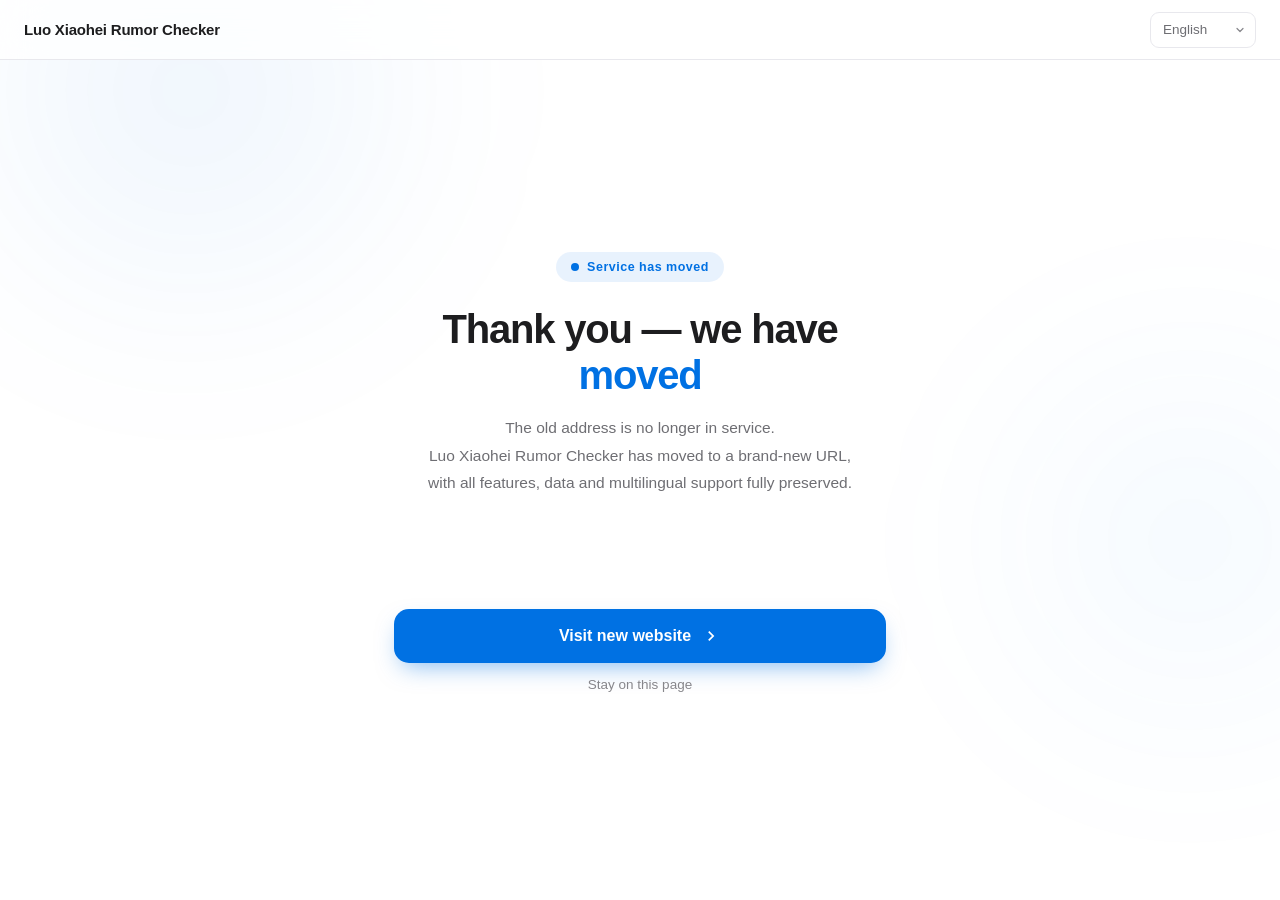
<file: index.html>
<!DOCTYPE html>
<html lang="zh-CN">
<head>
    <meta charset="UTF-8">
    <meta name="viewport" content="width=device-width, initial-scale=1.0">
    <meta http-equiv="Cache-Control" content="no-cache, no-store, must-revalidate">
    <meta http-equiv="Pragma" content="no-cache">
    <meta http-equiv="Expires" content="0">
    <meta name="description" content="罗小黑战记辟谣查询工具 - 服务迁移通知">
    <meta name="robots" content="noindex, nofollow">
    <link rel="icon" href="favicon.ico" type="image/x-icon">
    <meta name="apple-mobile-web-app-title" content="罗小黑辟谣">
    <title>罗小黑战记辟谣查询 · 服务迁移</title>
    <style>
        :root {
            --bg: #ffffff;
            --bg2: #f5f5f7;
            --surface: #ffffff;
            --text: #1d1d1f;
            --text2: #6e6e73;
            --text3: #86868b;
            --line: #e8e8ed;
            --brand: #0071e3;
            --brand2: #0077ed;
            --brand-soft: rgba(0, 113, 227, .09);
            --shadow-md: 0 2px 6px rgba(0, 0, 0, .05), 0 6px 16px -6px rgba(0, 0, 0, .06);
            --shadow-lg: 0 24px 60px -18px rgba(0, 0, 0, .18);
            --ease: cubic-bezier(.25, .1, .25, 1);
            --font: -apple-system, BlinkMacSystemFont, "SF Pro Text", "SF Pro Display", "Segoe UI", "PingFang SC", "Hiragino Sans GB", "Microsoft YaHei", sans-serif;
        }
        * { margin: 0; padding: 0; box-sizing: border-box; }
        html, body { height: 100%; }
        body {
            font-family: var(--font); background: var(--bg); color: var(--text);
            -webkit-font-smoothing: antialiased; overflow: hidden;
            display: flex; flex-direction: column;
            transition: background .3s var(--ease), color .3s var(--ease);
        }
        /* 暗色模式（与主站保持一致） */
        @media (prefers-color-scheme: dark) {
            :root {
                --bg: #0b0b0d; --bg2: #161617; --surface: #1c1c1e;
                --text: #f5f5f7; --text2: #a1a1a6; --text3: #86868b;
                --line: #2c2c2e;
                --brand: #2997ff; --brand2: #339dff;
                --brand-soft: rgba(41, 151, 255, .16);
                --shadow-lg: 0 24px 60px -18px rgba(0, 0, 0, .7);
                --shadow-md: 0 6px 16px -6px rgba(0, 0, 0, .5), 0 2px 6px -2px rgba(0, 0, 0, .4);
            }
            .aura { opacity: .28; }
            .topbar { background: rgba(0, 0, 0, .78); border-color: #2c2c2e; }
        }
        /* 氛围光晕（克制的苹果蓝） */
        .aura { position: fixed; pointer-events: none; z-index: 0; border-radius: 50%; filter: blur(90px); opacity: .5; }
        .aura-a { background: radial-gradient(circle, rgba(0,113,227,.16), rgba(0,113,227,0) 68%); width: 620px; height: 620px; top: -220px; left: -120px; animation: drift 20s ease-in-out infinite alternate; }
        .aura-b { background: radial-gradient(circle, rgba(41,151,255,.12), rgba(41,151,255,0) 68%); width: 540px; height: 540px; top: 30%; right: -180px; animation: drift 24s ease-in-out infinite alternate-reverse; }
        @keyframes drift { from { transform: translate3d(0,0,0) scale(1); } to { transform: translate3d(40px,34px,0) scale(1.1); } }

        /* 顶栏 */
        .topbar {
            position: relative; z-index: 2; height: 60px; display: flex; align-items: center; justify-content: space-between;
            padding: 0 24px;
            background: rgba(255,255,255,.8); backdrop-filter: saturate(180%) blur(20px);
            -webkit-backdrop-filter: saturate(180%) blur(20px);
            border-bottom: 1px solid var(--line);
        }
        .brand-name { font-size: 15px; font-weight: 650; letter-spacing: -.2px; white-space: nowrap; }
        .lang-select {
            appearance: none; -webkit-appearance: none;
            height: 36px; padding: 0 30px 0 12px;
            border: 1px solid var(--line); border-radius: 9px;
            background-color: var(--bg-card, #ffffff);
            background-image: url("data:image/svg+xml,%3Csvg xmlns='http://www.w3.org/2000/svg' width='12' height='12' viewBox='0 0 24 24' fill='none' stroke='%2386868b' stroke-width='2.4' stroke-linecap='round' stroke-linejoin='round'%3E%3Cpath d='M6 9l6 6 6-6'/%3E%3C/svg%3E");
            background-repeat: no-repeat; background-position: right 9px center;
            color: var(--text2); font-size: 13.5px; font-weight: 500;
            font-family: inherit; outline: none; cursor: pointer;
            transition: border-color .15s var(--ease), box-shadow .2s var(--ease), color .15s var(--ease);
        }
        .lang-select:hover { border-color: var(--text3); color: var(--text); }
        .lang-select:focus { border-color: var(--brand); color: var(--text); box-shadow: 0 0 0 3px var(--brand-soft); }
        @media (prefers-color-scheme: dark) { .lang-select { background-color: #1c1c1e; } }

        /* 主区 */
        .wrap { position: relative; z-index: 1; flex: 1; display: flex; align-items: center; justify-content: center; padding: 24px; }
        .card { width: min(540px, 100%); text-align: center; padding: 8px 24px 24px; }
        .badge {
            display: inline-flex; align-items: center; gap: 8px;
            font-size: 12.5px; font-weight: 700; letter-spacing: .5px;
            color: var(--brand); background: var(--brand-soft); padding: 8px 15px; border-radius: 999px;
            animation: pop .6s var(--ease) both;
        }
        .badge .pulse { width: 8px; height: 8px; border-radius: 50%; background: var(--brand); animation: blink 1.6s ease-in-out infinite; }
        @keyframes blink { 0%,100% { opacity: 1; transform: scale(1);} 50% { opacity: .35; transform: scale(.7);} }
        h1 { margin-top: 24px; font-size: clamp(24px, 5.5vw, 40px); font-weight: 700; letter-spacing: -.03em; line-height: 1.15; color: var(--text); }
        h1 .accent { color: var(--brand); }
        .desc { margin-top: 16px; font-size: 15.5px; line-height: 1.8; color: var(--text2); }

        .url-box {
            margin: 28px auto 0; display: flex; align-items: center; justify-content: center; gap: 10px;
            background: var(--bg2); border: 1px solid var(--line); border-radius: 14px;
            padding: 15px 18px; max-width: 100%;
        }
        .url-box .link { font-size: 16px; font-weight: 700; color: var(--brand); letter-spacing: .3px; }
        .url-box svg { color: var(--brand); flex-shrink: 0; }

        .actions { margin-top: 30px; display: flex; flex-direction: column; gap: 14px; }
        .btn-primary {
            display: inline-flex; align-items: center; justify-content: center; gap: 10px;
            height: 54px; width: 100%; border-radius: 15px; border: none; cursor: pointer;
            background: var(--brand); color: #fff;
            font-size: 16px; font-weight: 650; font-family: inherit;
            box-shadow: 0 10px 24px -8px rgba(0, 113, 227, .5);
            transition: transform .16s var(--ease), filter .18s, box-shadow .2s;
        }
        .btn-primary:hover { background: var(--brand2); box-shadow: 0 14px 30px -8px rgba(0, 113, 227, .6); }
        .btn-primary:active { transform: scale(.97); }
        .btn-ghost { border: none; background: none; color: var(--text3); font-size: 13.5px; cursor: pointer; font-family: inherit; transition: color .15s; }
        .btn-ghost:hover { color: var(--text); }

        /* 动画 */
        .card { animation: rise .7s var(--ease) both; }
        @keyframes rise { from { opacity: 0; transform: translateY(22px); } to { opacity: 1; transform: translateY(0); } }
        .stagger { opacity: 0; animation: rise .7s var(--ease) forwards; }
        .s1 { animation-delay: .12s; } .s2 { animation-delay: .22s; } .s3 { animation-delay: .32s; } .s4 { animation-delay: .42s; }
        @keyframes pop { from { opacity: 0; transform: scale(.8); } to { opacity: 1; transform: scale(1); } }
        .float { animation: floaty 4s ease-in-out infinite; }
        @keyframes floaty { 0%,100% { transform: translateY(0);} 50% { transform: translateY(-7px);} }

        @media (max-width: 520px) {
            .card { padding: 8px 8px 24px; }
            .topbar { height: 54px; padding: 0 14px; }
            .brand-name { font-size: 13.5px; max-width: 45vw; overflow: hidden; text-overflow: ellipsis; }
        }
        @media (prefers-reduced-motion: reduce) { *, *::before, *::after { animation: none !important; transition-duration: .01ms !important; } }
    </style>
</head>
<body>
    <div class="aura aura-a" aria-hidden="true"></div>
    <div class="aura aura-b" aria-hidden="true"></div>

    <header class="topbar">
        <span class="brand-name" data-i18n="brand">罗小黑战记辟谣查询</span>
        <select id="languageSelect" class="lang-select" aria-label="选择语言">
            <option value="zh_cn">简体中文</option>
            <option value="zh_tw">繁體中文</option>
            <option value="en_gb">English</option>
            <option value="ja">日本語</option>
            <option value="ko">한국어</option>
            <option value="ru">Русский</option>
            <option value="es">Español</option>
            <option value="pt">Português</option>
        </select>
    </header>

    <main class="wrap">
        <div class="card">
            <span class="badge stagger s1"><span class="pulse"></span><span data-i18n="badge">站点服务已迁移</span></span>
            <h1 class="stagger s2" data-i18n-html="title_html">感谢支持，我们<span class="accent">搬家了</span></h1>
            <p class="desc stagger s3" data-i18n-html="desc_html">旧的访问地址已停止服务。<br>罗小黑战记辟谣查询工具现已迁移至全新网址，<br>所有功能、数据与多语言支持均已完整保留。</p>

            <div class="url-box stagger s3 float">
                <svg viewBox="0 0 24 24" width="22" height="22" fill="currentColor"><path d="M13.5 3.8a4.5 4.5 0 016.4.1 4.5 4.5 0 010 6.4l-3 3a4.5 4.5 0 01-6.4.1 1 1 0 111.4-1.4 2.5 2.5 0 003.6 0l3-3a2.5 2.5 0 000-3.6 2.5 2.5 0 00-3.6 0L10 8.2A1 1 0 118.6 6.8l2.9-2.9.1-.1zM4.1 19.9a4.5 4.5 0 010-6.4l3-3a4.5 4.5 0 016.4 0 1 1 0 01-1.4 1.4 2.5 2.5 0 00-3.6 0l-3 3a2.5 2.5 0 000 3.6 2.5 2.5 0 003.6 0l2.9-2.9a1 1 0 111.4 1.4l-2.9 2.9a4.5 4.5 0 01-6.4 0z"/></svg>
                <span class="link" id="newSite">lxhpy.pages.dev</span>
            </div>

            <div class="actions stagger s4">
                <button class="btn-primary" id="goBtn"><span data-i18n="go">前往新网站</span><svg viewBox="0 0 24 24" width="20" height="20" fill="currentColor"><path d="M10 6L8.59 7.41 13.17 12l-4.58 4.59L10 18l6-6z"/></svg></button>
                <button class="btn-ghost" id="openHere" data-i18n="stay">留在本页</button>
            </div>
        </div>
    </main>

    <script>
        var I18N = {
            dict: {
                'zh_cn': {
                    brand: '罗小黑战记辟谣查询',
                    badge: '站点服务已迁移',
                    title_html: '感谢支持，我们<span class="accent">搬家了</span>',
                    desc_html: '旧的访问地址已停止服务。<br>罗小黑战记辟谣查询工具现已迁移至全新网址，<br>所有功能、数据与多语言支持均已完整保留。',
                    go: '前往新网站',
                    stay: '留在本页'
                },
                'zh_tw': {
                    brand: '羅小黑戰記闢謠查詢',
                    badge: '網站服務已遷移',
                    title_html: '感謝支持，我們<span class="accent">搬家了</span>',
                    desc_html: '舊的訪問地址已停止服務。<br>羅小黑戰記闢謠查詢工具現已遷移至全新網址，<br>所有功能、數據與多語言支持均已完整保留。',
                    go: '前往新網站',
                    stay: '留在本頁'
                },
                'en_gb': {
                    brand: 'Luo Xiaohei Rumor Checker',
                    badge: 'Service has moved',
                    title_html: 'Thank you — we have <span class="accent">moved</span>',
                    desc_html: 'The old address is no longer in service.<br>Luo Xiaohei Rumor Checker has moved to a brand-new URL,<br>with all features, data and multilingual support fully preserved.',
                    go: 'Visit new website',
                    stay: 'Stay on this page'
                },
                'ja': {
                    brand: '羅小黒戰記デマ検証ツール',
                    badge: 'サービスは移転しました',
                    title_html: 'ご支援ありがとうございます。私たちは<span class="accent">移転しました</span>',
                    desc_html: '旧アドレスでのサービスは終了しました。<br>羅小黒戰記デマ検証ツールは新URLへ移転し、<br>すべての機能・データ・多言語対応はそのまま引き継がれています。',
                    go: '新サイトへ',
                    stay: 'このページに留まる'
                },
                'ko': {
                    brand: '나소흑전기 루머 검증 도구',
                    badge: '서비스가 이전되었습니다',
                    title_html: '지원해 주셔서 감사합니다. 저희는 <span class="accent">이전했습니다</span>',
                    desc_html: '이전 주소는 더 이상 서비스되지 않습니다.<br>나소흑전기 루머 검증 도구는 새로운 주소로 이전했으며,<br>모든 기능·데이터·다국어 지원이 그대로 유지됩니다.',
                    go: '새 사이트로 이동',
                    stay: '이 페이지에 머물기'
                },
                'ru': {
                    brand: 'Проверка слухов про Ло Сяохэя',
                    badge: 'Служба перенесена',
                    title_html: 'Спасибо за поддержку — мы <span class="accent">переехали</span>',
                    desc_html: 'Старый адрес больше не обслуживается.<br>Инструмент проверки слухов теперь доступен по новому адресу,<br>все функции, данные и поддержка языков полностью сохранены.',
                    go: 'Перейти на новый сайт',
                    stay: 'Остаться на странице'
                },
                'es': {
                    brand: 'Verificador de rumores de Luo Xiaohei',
                    badge: 'Servicio migrado',
                    title_html: 'Gracias por tu apoyo — nos hemos <span class="accent">mudado</span>',
                    desc_html: 'La antigua dirección ha dejado de estar en servicio.<br>El verificador de rumores se ha mudado a una nueva URL,<br>con todas las funciones, datos y soporte multilingüe intactos.',
                    go: 'Ir al nuevo sitio',
                    stay: 'Permanecer en esta página'
                },
                'pt': {
                    brand: 'Verificador de rumores de Luo Xiaohei',
                    badge: 'Serviço migrado',
                    title_html: 'Obrigado pelo apoio — mudamos de <span class="accent">endereço</span>',
                    desc_html: 'O endereço antigo deixou de funcionar.<br>O verificador de rumores mudou para um novo endereço,<br>com todos os recursos, dados e suporte multilíngue preservados.',
                    go: 'Ir para o novo site',
                    stay: 'Permanecer nesta página'
                }
            },
            lang: 'zh_cn',
            detect: function () {
                var saved = null;
                try { saved = localStorage.getItem('lxhpy_stop_lang'); } catch (e) {}
                if (saved && this.dict[saved]) return saved;
                var bl = (navigator.language || 'zh-CN').toLowerCase();
                if (bl.indexOf('zh-hant') > -1 || bl.indexOf('zh-tw') > -1) return 'zh_tw';
                if (bl.indexOf('zh') > -1) return 'zh_cn';
                if (bl.indexOf('en') > -1) return 'en_gb';
                if (bl.indexOf('ja') > -1) return 'ja';
                if (bl.indexOf('ko') > -1) return 'ko';
                if (bl.indexOf('ru') > -1) return 'ru';
                if (bl.indexOf('pt') > -1) return 'pt';
                if (bl.indexOf('es') > -1) return 'es';
                return 'zh_cn';
            },
            apply: function () {
                var self = this, t = this.dict[this.lang];
                document.querySelectorAll('[data-i18n]').forEach(function (el) {
                    el.textContent = t[el.getAttribute('data-i18n')];
                });
                document.querySelectorAll('[data-i18n-html]').forEach(function (el) {
                    el.innerHTML = t[el.getAttribute('data-i18n-html')];
                });
                var sel = document.getElementById('languageSelect');
                if (sel) sel.value = self.lang;
                document.title = t.brand + ' · 服务迁移';
            },
            init: function () {
                var self = this;
                this.lang = this.detect();
                this.apply();
                var sel = document.getElementById('languageSelect');
                if (sel) {
                    sel.addEventListener('change', function () {
                        self.lang = sel.value;
                        try { localStorage.setItem('lxhpy_stop_lang', self.lang); } catch (e) {}
                        self.apply();
                    });
                }
            }
        };
        I18N.init();
    </script>

    <script>
        const NEW_URL = 'https://lxhpy.pages.dev/';
        var go = document.getElementById('goBtn');
        var here = document.getElementById('openHere');
        go.addEventListener('click', function () {
            go.disabled = true;
            go.style.opacity = '.7';
            window.location.href = NEW_URL;
        });
        here.addEventListener('click', function () { window.close(); });
        document.addEventListener('keydown', function (e) {
            if (e.key === 'Enter') go.click();
        });
    </script>
</body>
</html>
</file>
